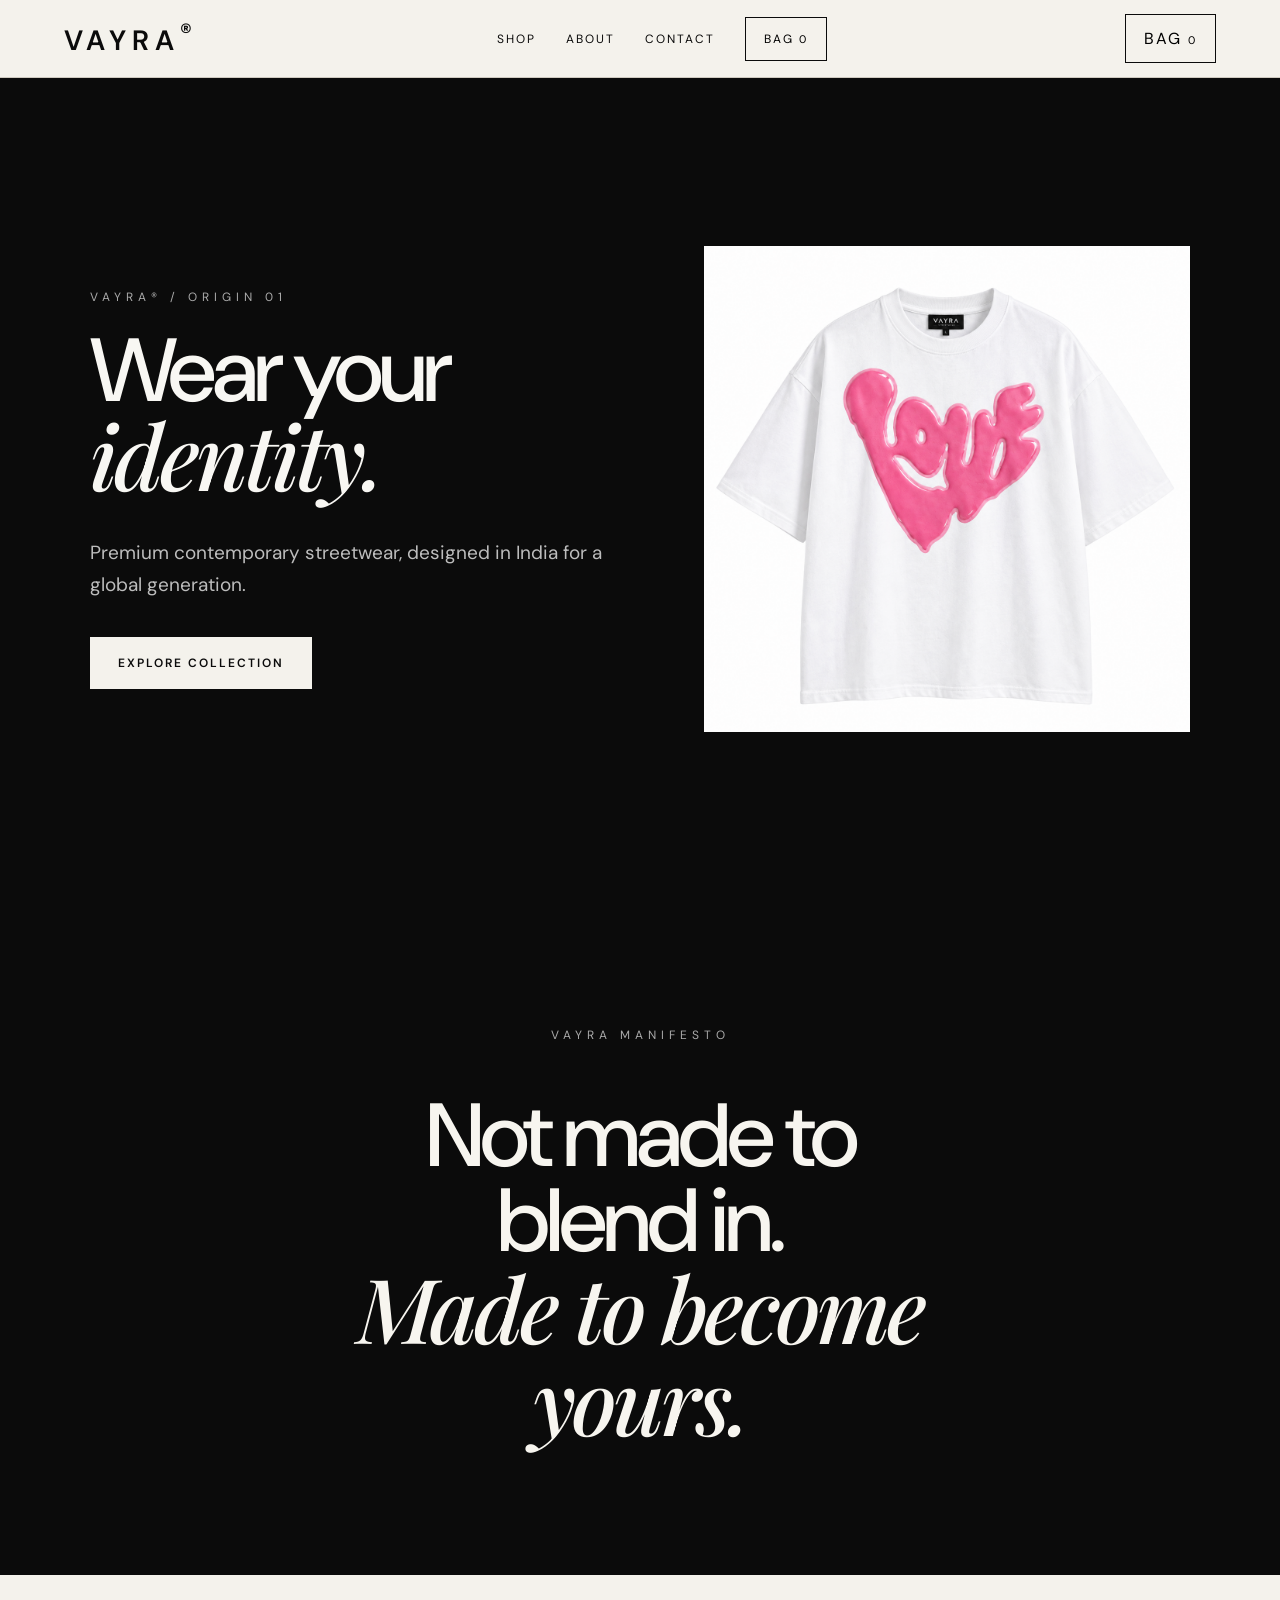
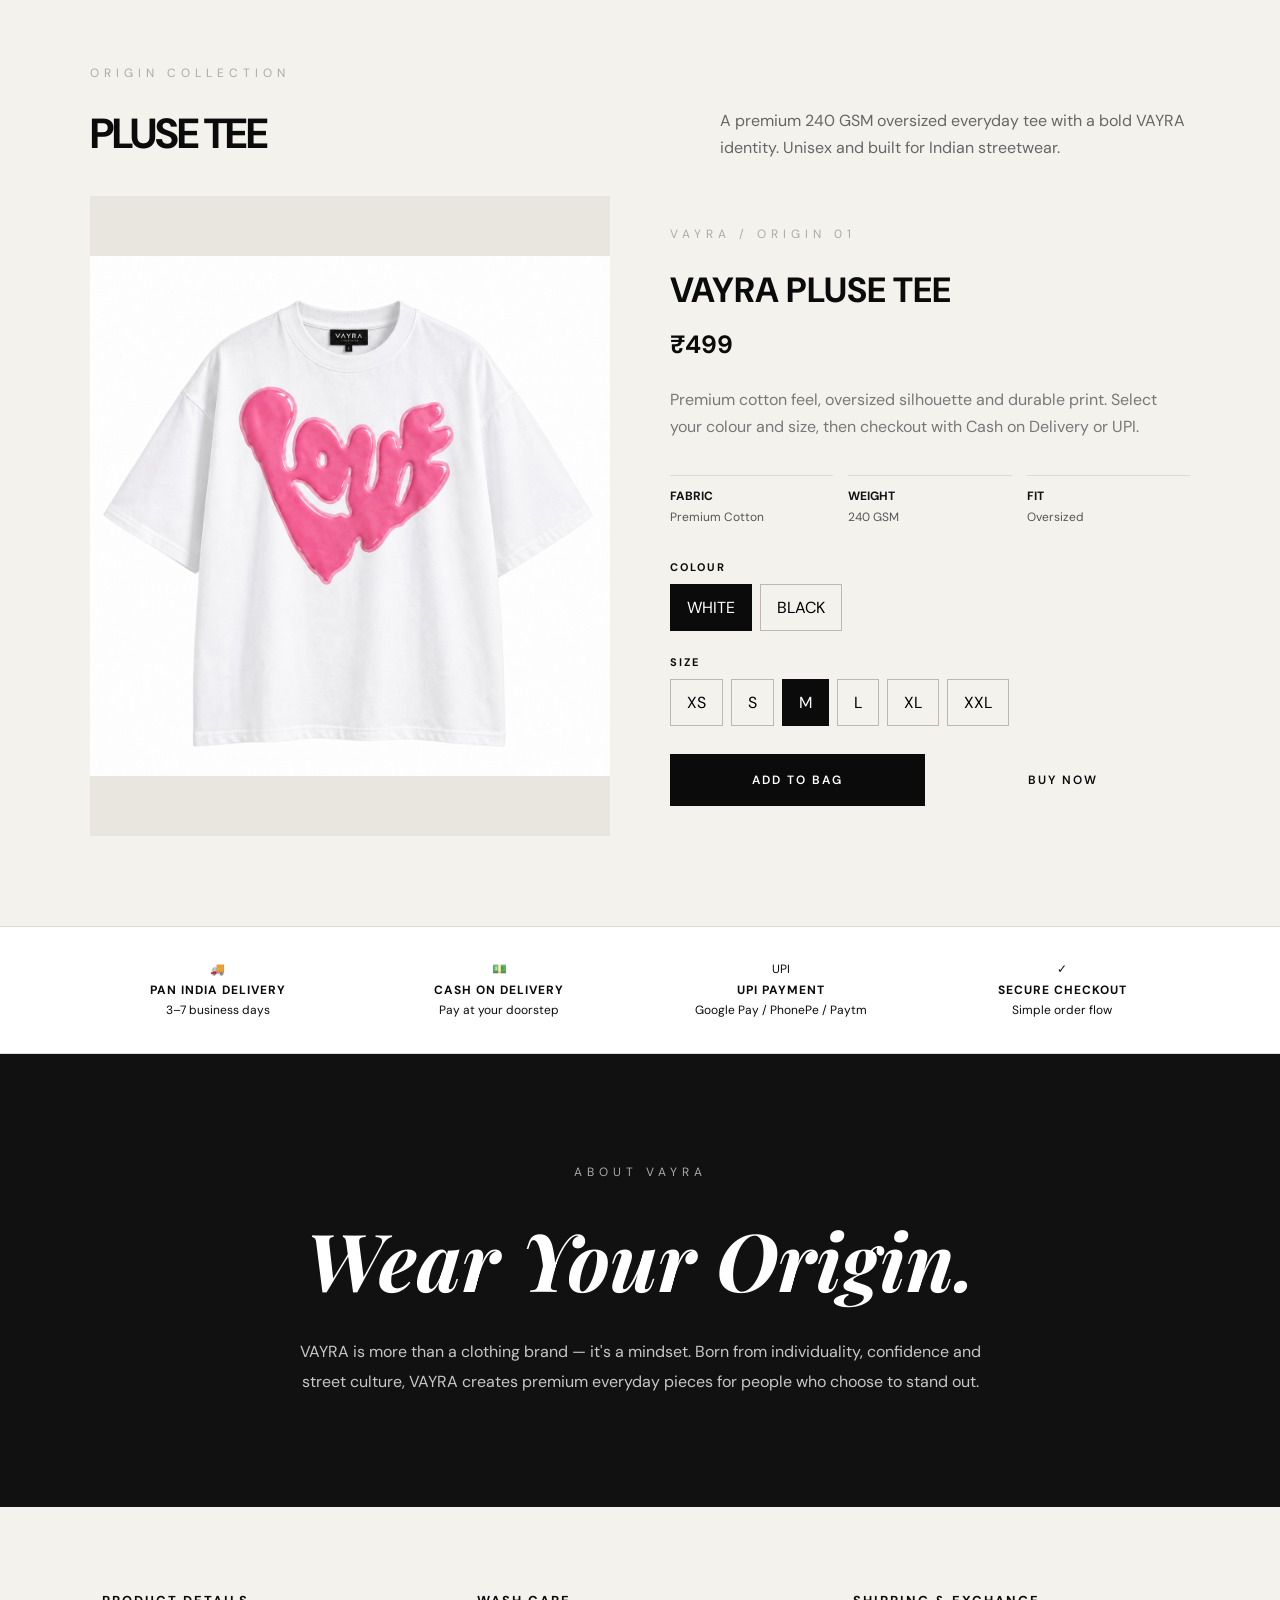
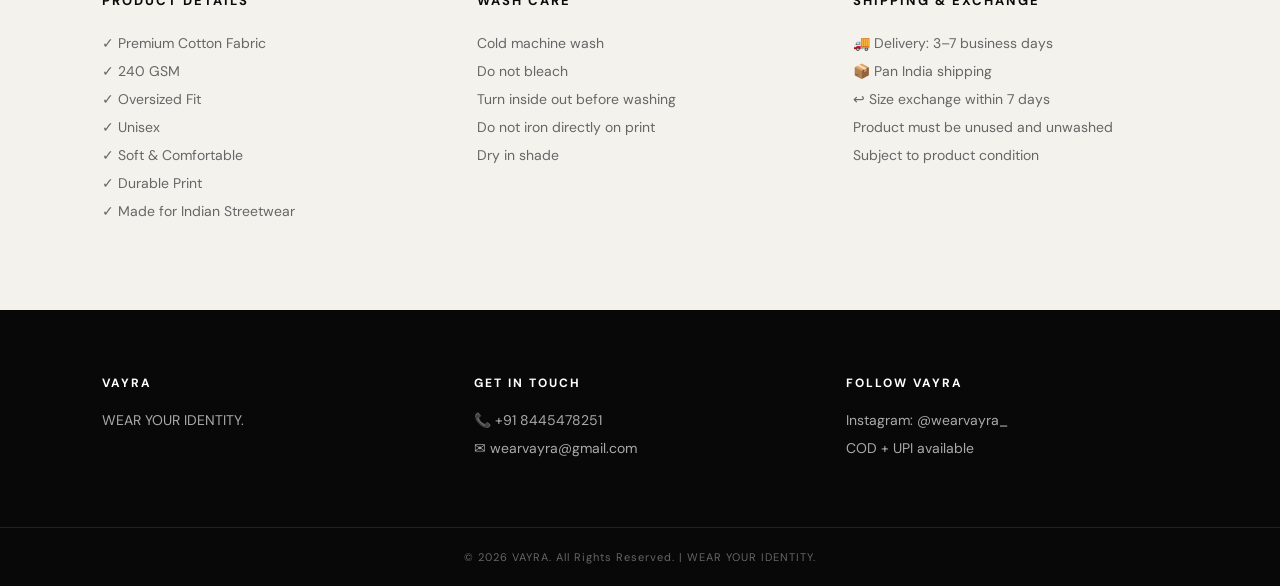
<file: index.html>
<!doctype html>
<html lang="en">
<head>
<meta charset="utf-8">
<meta name="viewport" content="width=device-width,initial-scale=1">
<title>VAYRA — Wear Your Identity</title>
<link rel="stylesheet" href="style.css">
</head>
<body>
<header class="site-header">
  <a class="brand" href="#top">VAYRA<sup>®</sup></a>
  <nav class="nav">
    <a href="#shop">SHOP</a><a href="#about">ABOUT</a><a href="#contact">CONTACT</a>
    <button class="cart-btn" onclick="openCart()">BAG <span class="cart-count" id="cartCount">0</span></button>
  </nav>
  <button class="cart-btn" onclick="openCart()">BAG <span class="cart-count" id="cartCountMobile">0</span></button>
</header>

<main id="top">
<section class="hero">
  <div>
    <div class="eyebrow">VAYRA® / ORIGIN 01</div>
    <h1>Wear your <em>identity.</em></h1>
    <p>Premium contemporary streetwear, designed in India for a global generation.</p>
    <a href="#shop" class="btn light">EXPLORE COLLECTION</a>
  </div>
  <div class="hero-art"><img src="assets/vayra-white-pink.png" alt="VAYRA PLUSE TEE"></div>
</section>

<section class="manifesto">
  <div>
    <div class="eyebrow">VAYRA MANIFESTO</div>
    <h2>Not made to<br>blend in.<br><em>Made to become<br>yours.</em></h2>
  </div>
</section>

<section class="shop" id="shop">
  <div class="section-top">
    <div><div class="eyebrow">ORIGIN COLLECTION</div><h2>PLUSE TEE</h2></div>
    <p>A premium 240 GSM oversized everyday tee with a bold VAYRA identity. Unisex and built for Indian streetwear.</p>
  </div>
  <div class="product-grid">
    <div class="product-media"><img src="assets/vayra-white-pink.png" alt="VAYRA PLUSE TEE"></div>
    <div class="product-info">
      <div class="eyebrow">VAYRA / ORIGIN 01</div>
      <h3>VAYRA PLUSE TEE</h3>
      <div class="price">₹499</div>
      <p class="muted">Premium cotton feel, oversized silhouette and durable print. Select your colour and size, then checkout with Cash on Delivery or UPI.</p>
      <div class="specs">
        <div class="spec"><b>FABRIC</b>Premium Cotton</div>
        <div class="spec"><b>WEIGHT</b>240 GSM</div>
        <div class="spec"><b>FIT</b>Oversized</div>
      </div>
      <div class="label">COLOUR</div>
      <div class="options" id="colourOptions">
        <button class="option active" data-value="WHITE">WHITE</button>
        <button class="option" data-value="BLACK">BLACK</button>
      </div>
      <div class="label">SIZE</div>
      <div class="options" id="sizeOptions">
        <button class="option" data-value="XS">XS</button><button class="option" data-value="S">S</button>
        <button class="option active" data-value="M">M</button><button class="option" data-value="L">L</button>
        <button class="option" data-value="XL">XL</button><button class="option" data-value="XXL">XXL</button>
      </div>
      <div class="actions">
        <button class="btn" onclick="addToCart()">ADD TO BAG</button>
        <button class="btn light" onclick="buyNow()">BUY NOW</button>
      </div>
    </div>
  </div>
</section>

<section class="info-bar">
 <div class="info">🚚<strong>PAN INDIA DELIVERY</strong>3–7 business days</div>
 <div class="info">💵<strong>CASH ON DELIVERY</strong>Pay at your doorstep</div>
 <div class="info">UPI<strong>UPI PAYMENT</strong>Google Pay / PhonePe / Paytm</div>
 <div class="info">✓<strong>SECURE CHECKOUT</strong>Simple order flow</div>
</section>

<section class="about" id="about">
 <div class="eyebrow">ABOUT VAYRA</div>
 <h2>Wear Your Origin.</h2>
 <p>VAYRA is more than a clothing brand — it's a mindset. Born from individuality, confidence and street culture, VAYRA creates premium everyday pieces for people who choose to stand out.</p>
</section>

<section class="details">
 <div><h3>PRODUCT DETAILS</h3><ul><li>✓ Premium Cotton Fabric</li><li>✓ 240 GSM</li><li>✓ Oversized Fit</li><li>✓ Unisex</li><li>✓ Soft & Comfortable</li><li>✓ Durable Print</li><li>✓ Made for Indian Streetwear</li></ul></div>
 <div><h3>WASH CARE</h3><ul><li>Cold machine wash</li><li>Do not bleach</li><li>Turn inside out before washing</li><li>Do not iron directly on print</li><li>Dry in shade</li></ul></div>
 <div><h3>SHIPPING & EXCHANGE</h3><ul><li>🚚 Delivery: 3–7 business days</li><li>📦 Pan India shipping</li><li>↩ Size exchange within 7 days</li><li>Product must be unused and unwashed</li><li>Subject to product condition</li></ul></div>
</section>

<section class="contact" id="contact">
 <div><h3>VAYRA</h3><p>WEAR YOUR IDENTITY.</p></div>
 <div><h3>GET IN TOUCH</h3><p>📞 <a href="tel:+918445478251">+91 8445478251</a></p><p>✉ <a href="mailto:wearvayra@gmail.com">wearvayra@gmail.com</a></p></div>
 <div><h3>FOLLOW VAYRA</h3><p>Instagram: <a href="https://instagram.com/wearvayra_" target="_blank">@wearvayra_</a></p><p>COD + UPI available</p></div>
</section>
</main>

<footer>© 2026 VAYRA. All Rights Reserved. | WEAR YOUR IDENTITY.</footer>

<div class="overlay" id="overlay" onclick="closeCart()"></div>
<aside class="drawer" id="drawer">
 <div class="drawer-head"><b>YOUR BAG</b><button class="close" onclick="closeCart()">×</button></div>
 <div class="cart-items" id="cartItems"></div>
 <div class="cart-foot"><div class="total"><span>TOTAL</span><span id="cartTotal">₹0</span></div><button class="btn" style="width:100%" onclick="goCheckout()">PROCEED TO CHECKOUT</button></div>
</aside>

<script src="config.js"></script>
<script>
let cart = JSON.parse(localStorage.getItem("vayraCart") || "[]");
let selectedColour = "WHITE", selectedSize = "M";

function rupees(n){ return "₹" + Number(n).toLocaleString("en-IN"); }
function save(){ localStorage.setItem("vayraCart", JSON.stringify(cart)); renderCart(); }

  function selectOptions(){
  document.querySelectorAll("#colourOptions .option").forEach(b=>b.onclick=()=>{
    document.querySelectorAll("#colourOptions .option").forEach(x=>x.classList.remove("active"));
    b.classList.add("active");
    selectedColour=b.dataset.value;

    const image = selectedColour === "BLACK"
      ? "assets/vayra-black-pink.png"
      : "assets/vayra-white-pink.png";

    document.querySelectorAll(".hero-art img, .product-media img").forEach(img=>{
      img.src=image;
    });
  });

  document.querySelectorAll("#sizeOptions .option").forEach(b=>b.onclick=()=>{
    document.querySelectorAll("#sizeOptions .option").forEach(x=>x.classList.remove("active"));
    b.classList.add("active");
    selectedSize=b.dataset.value;
  });
  }
function addToCart(){
  const key=selectedColour+"-"+selectedSize;
  const found=cart.find(x=>x.key===key);
  if(found) found.qty++;
  else cart.push({key,product:VAYRA_CONFIG.product,price:VAYRA_CONFIG.price,colour:selectedColour,size:selectedSize,qty:1});
  save(); openCart();
}
function renderCart(){
  const el=document.getElementById("cartItems"), count=cart.reduce((s,x)=>s+x.qty,0), total=cart.reduce((s,x)=>s+x.price*x.qty,0);
  document.getElementById("cartCount").textContent=count; document.getElementById("cartCountMobile").textContent=count; document.getElementById("cartTotal").textContent=rupees(total);
  if(!cart.length){el.innerHTML='<div style="padding:40px 0;text-align:center;color:#777">Your bag is empty.</div>';return;}
  el.innerHTML=cart.map((x,i)=>`<div class="cart-item"><img src="${VAYRA_CONFIG.productImage}" alt=""><div><b>${x.product}</b><div class="muted">${x.colour} / ${x.size}</div><div class="qty"><button onclick="changeQty(${i},-1)">−</button><span>${x.qty}</span><button onclick="changeQty(${i},1)">+</button></div><button class="remove" onclick="removeItem(${i})">Remove</button></div><b>${rupees(x.price*x.qty)}</b></div>`).join("");
}
function changeQty(i,d){cart[i].qty+=d;if(cart[i].qty<=0)cart.splice(i,1);save();}
function removeItem(i){cart.splice(i,1);save();}
function openCart(){document.getElementById("drawer").classList.add("open");document.getElementById("overlay").classList.add("show");renderCart();}
function closeCart(){document.getElementById("drawer").classList.remove("open");document.getElementById("overlay").classList.remove("show");}
function goCheckout(){ if(!cart.length){alert("Your bag is empty.");return;} location.href="checkout.html"; }
function buyNow(){cart=[{key:selectedColour+"-"+selectedSize,product:VAYRA_CONFIG.product,price:VAYRA_CONFIG.price,colour:selectedColour,size:selectedSize,qty:1}];save();location.href="checkout.html";}
selectOptions();renderCart();
</script>
</body>
</html>
</file>
<file: style.css>
@import url('https://fonts.googleapis.com/css2?family=DM+Sans:wght@400;500;600;700&family=Playfair+Display:ital,wght@0,600;1,600&display=swap');

:root{
  --black:#0b0b0b;
  --cream:#f4f2ec;
  --muted:#777;
  --line:#dedbd3;
  --white:#fff;
}
*{box-sizing:border-box;margin:0;padding:0}
html{scroll-behavior:smooth}
body{font-family:"DM Sans",Arial,sans-serif;background:var(--cream);color:var(--black)}
button,input,select,textarea{font:inherit}
button{cursor:pointer}
a{color:inherit}
.site-header{position:sticky;top:0;z-index:50;height:78px;background:var(--cream);border-bottom:1px solid #cfcac0;display:flex;align-items:center;justify-content:space-between;padding:0 5vw}
.brand{font-size:28px;letter-spacing:6px;font-weight:600;text-decoration:none}
.nav{display:flex;align-items:center;gap:30px;font-size:12px;letter-spacing:2px}
.nav a{text-decoration:none}
.cart-btn{border:1px solid var(--black);background:transparent;padding:13px 18px;letter-spacing:2px}
.cart-count{font-size:11px}
.hero{min-height:calc(100vh - 78px);background:var(--black);color:#f8f7f3;display:grid;grid-template-columns:1.05fr .95fr;gap:6vw;align-items:center;padding:8vw 7vw}
.eyebrow{font-size:12px;letter-spacing:5px;color:#aaa;margin-bottom:25px}
.hero h1{font-size:clamp(52px,7vw,100px);line-height:.92;font-weight:500;letter-spacing:-4px;max-width:700px}
.hero h1 em{font-family:"Playfair Display",serif}
.hero p{color:#bdbdbd;font-size:19px;line-height:1.7;max-width:620px;margin:35px 0}
.btn{display:inline-flex;align-items:center;justify-content:center;border:1px solid var(--black);background:var(--black);color:#fff;padding:17px 27px;letter-spacing:2px;text-decoration:none;font-size:12px;font-weight:600}
.btn.light{background:var(--cream);color:var(--black);border-color:var(--cream)}
.hero-art{display:flex;justify-content:center}
.hero-art img{width:min(560px,100%);max-height:680px;object-fit:contain}
.manifesto{background:var(--black);color:#f7f5ef;min-height:75vh;display:flex;align-items:center;justify-content:center;text-align:center;padding:90px 8vw}
.manifesto .eyebrow{margin-bottom:50px}
.manifesto h2{font-size:clamp(48px,7vw,92px);line-height:.95;font-weight:500;letter-spacing:-4px}
.manifesto em{font-family:"Playfair Display",serif}
.shop{padding:90px 7vw}
.section-top{display:flex;justify-content:space-between;gap:30px;align-items:end;margin-bottom:35px}
.section-top h2{font-size:42px;letter-spacing:-2px}
.section-top p{color:#666;max-width:470px;line-height:1.7}
.product-grid{display:grid;grid-template-columns:1fr 1fr;gap:60px}
.product-media{background:#e9e6df;min-height:620px;display:flex;align-items:center;justify-content:center}
.product-media img{width:100%;height:620px;object-fit:contain}
.product-info{padding:30px 0}
.product-info h3{font-size:35px;margin-bottom:10px}
.price{font-size:25px;font-weight:700;margin:15px 0 25px}
.muted{color:#777;line-height:1.7}
.specs{display:grid;grid-template-columns:repeat(3,1fr);gap:15px;margin:35px 0}
.spec{border-top:1px solid var(--line);padding-top:12px;font-size:12px;color:#555}
.spec b{color:#111;display:block;margin-bottom:5px}
.label{font-size:11px;letter-spacing:2px;font-weight:700;margin:24px 0 10px}
.options{display:flex;flex-wrap:wrap;gap:8px}
.option{border:1px solid #bdb9b0;background:transparent;padding:12px 16px}
.option.active{background:var(--black);color:white;border-color:var(--black)}
.actions{display:flex;gap:10px;margin-top:28px}
.actions .btn{flex:1}
.info-bar{display:grid;grid-template-columns:repeat(4,1fr);border-top:1px solid var(--line);border-bottom:1px solid var(--line);background:#fff;padding:32px 7vw;gap:25px}
.info{text-align:center;font-size:12px;line-height:1.7}
.info strong{display:block;letter-spacing:1px}
.about{background:#111;color:#fff;padding:110px 8vw;text-align:center}
.about h2{font-family:"Playfair Display",serif;font-size:clamp(48px,7vw,80px);font-style:italic;margin:18px 0 25px}
.about p{max-width:720px;margin:auto;color:#c7c7c7;line-height:1.9}
.details{display:grid;grid-template-columns:repeat(3,1fr);gap:50px;padding:85px 8vw;background:var(--cream)}
.details h3{font-size:13px;letter-spacing:2px;margin-bottom:20px}
.details ul{list-style:none;line-height:2;color:#666;font-size:14px}
.contact{background:#080808;color:#fff;padding:65px 8vw;display:grid;grid-template-columns:repeat(3,1fr);gap:40px}
.contact h3{font-size:12px;letter-spacing:2px;margin-bottom:15px}
.contact p,.contact a{color:#aaa;line-height:2;text-decoration:none;font-size:14px}
footer{background:#080808;color:#666;border-top:1px solid #222;text-align:center;padding:22px;font-size:11px;letter-spacing:1px}

/* Cart drawer */
.overlay{position:fixed;inset:0;background:rgba(0,0,0,.45);z-index:90;display:none}
.overlay.show{display:block}
.drawer{position:fixed;right:0;top:0;height:100vh;width:min(440px,94vw);background:var(--cream);z-index:100;transform:translateX(100%);transition:.25s;display:flex;flex-direction:column}
.drawer.open{transform:translateX(0)}
.drawer-head{padding:22px;border-bottom:1px solid var(--line);display:flex;justify-content:space-between;align-items:center}
.close{border:0;background:none;font-size:25px}
.cart-items{padding:20px;overflow:auto;flex:1}
.cart-item{display:grid;grid-template-columns:75px 1fr auto;gap:14px;padding:15px 0;border-bottom:1px solid var(--line)}
.cart-item img{width:75px;height:90px;object-fit:cover;background:#e7e3da}
.qty{display:flex;align-items:center;gap:8px;margin-top:10px}
.qty button{width:27px;height:27px;border:1px solid #bbb;background:transparent}
.remove{border:0;background:none;text-decoration:underline;font-size:11px;margin-top:8px}
.cart-foot{padding:20px;border-top:1px solid var(--line)}
.total{display:flex;justify-content:space-between;font-weight:700;margin-bottom:15px}

/* Checkout */
.checkout-page{min-height:100vh;padding:55px 7vw}
.checkout-grid{display:grid;grid-template-columns:1.2fr .8fr;gap:50px;max-width:1150px;margin:auto}
.checkout-title{font-size:45px;letter-spacing:-2px;margin-bottom:35px}
.card{background:#fff;border:1px solid var(--line);padding:25px}
.field{margin-bottom:17px}
.field label{display:block;font-size:11px;letter-spacing:1px;font-weight:700;margin-bottom:7px}
.field input,.field textarea,.field select{width:100%;border:1px solid #c9c5bc;background:#fff;padding:13px;outline:none}
.field textarea{min-height:90px;resize:vertical}
.row{display:grid;grid-template-columns:1fr 1fr;gap:12px}
.payment-options{display:grid;gap:10px;margin-top:12px}
.pay-option{border:1px solid #c9c5bc;padding:15px;display:flex;gap:10px;align-items:center}
.pay-panel{display:none;border:1px dashed #aaa;padding:18px;margin-top:10px}
.pay-panel.show{display:block}
.qr{width:190px;height:190px;background:#fff;margin:15px auto;display:block}
.order-summary .item{display:flex;justify-content:space-between;gap:15px;padding:13px 0;border-bottom:1px solid var(--line);font-size:13px}
.order-summary .total{font-size:18px;margin-top:15px}
.notice{background:#f0eee8;padding:12px;font-size:12px;line-height:1.6;margin-top:12px}
.success{max-width:700px;margin:80px auto;text-align:center}
.success h1{font-size:55px;margin:20px 0}
.success p{color:#666;line-height:1.8}

@media(max-width:800px){
 .site-header{height:68px;padding:0 5%}.brand{font-size:22px}.nav{display:none}
 .hero{grid-template-columns:1fr;padding:70px 6vw;gap:40px;min-height:auto}.hero h1{font-size:58px}
 .hero-art{order:-1}.hero-art img{max-height:390px}
 .manifesto{min-height:70vh;padding:80px 7vw}.manifesto h2{font-size:52px}
 .shop{padding:70px 5vw}.product-grid{grid-template-columns:1fr;gap:20px}.product-media{min-height:450px}.product-media img{height:450px}
 .info-bar{grid-template-columns:1fr 1fr;padding:28px 5vw}.details,.contact{grid-template-columns:1fr;gap:35px;padding:60px 7vw}
 .checkout-page{padding:35px 5vw}.checkout-grid{grid-template-columns:1fr;gap:20px}.checkout-title{font-size:38px}.row{grid-template-columns:1fr}
}
</file>
